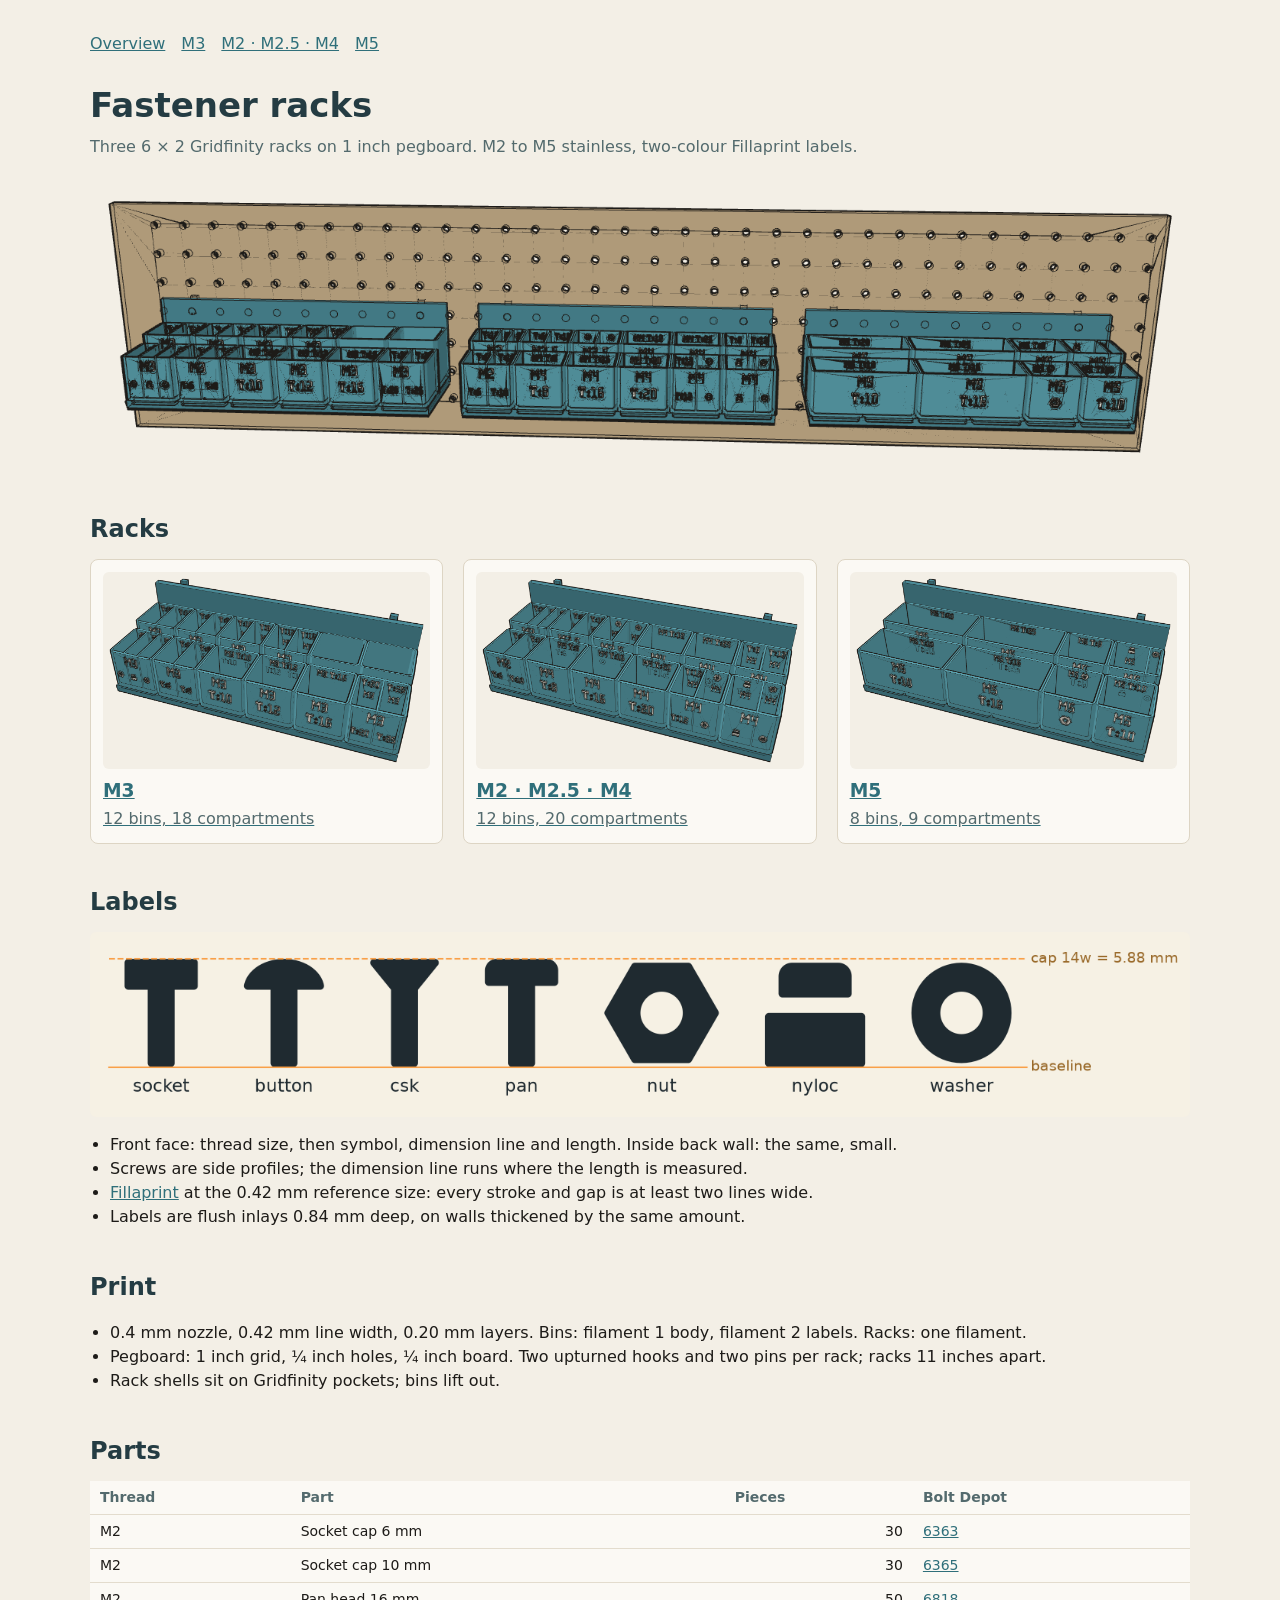
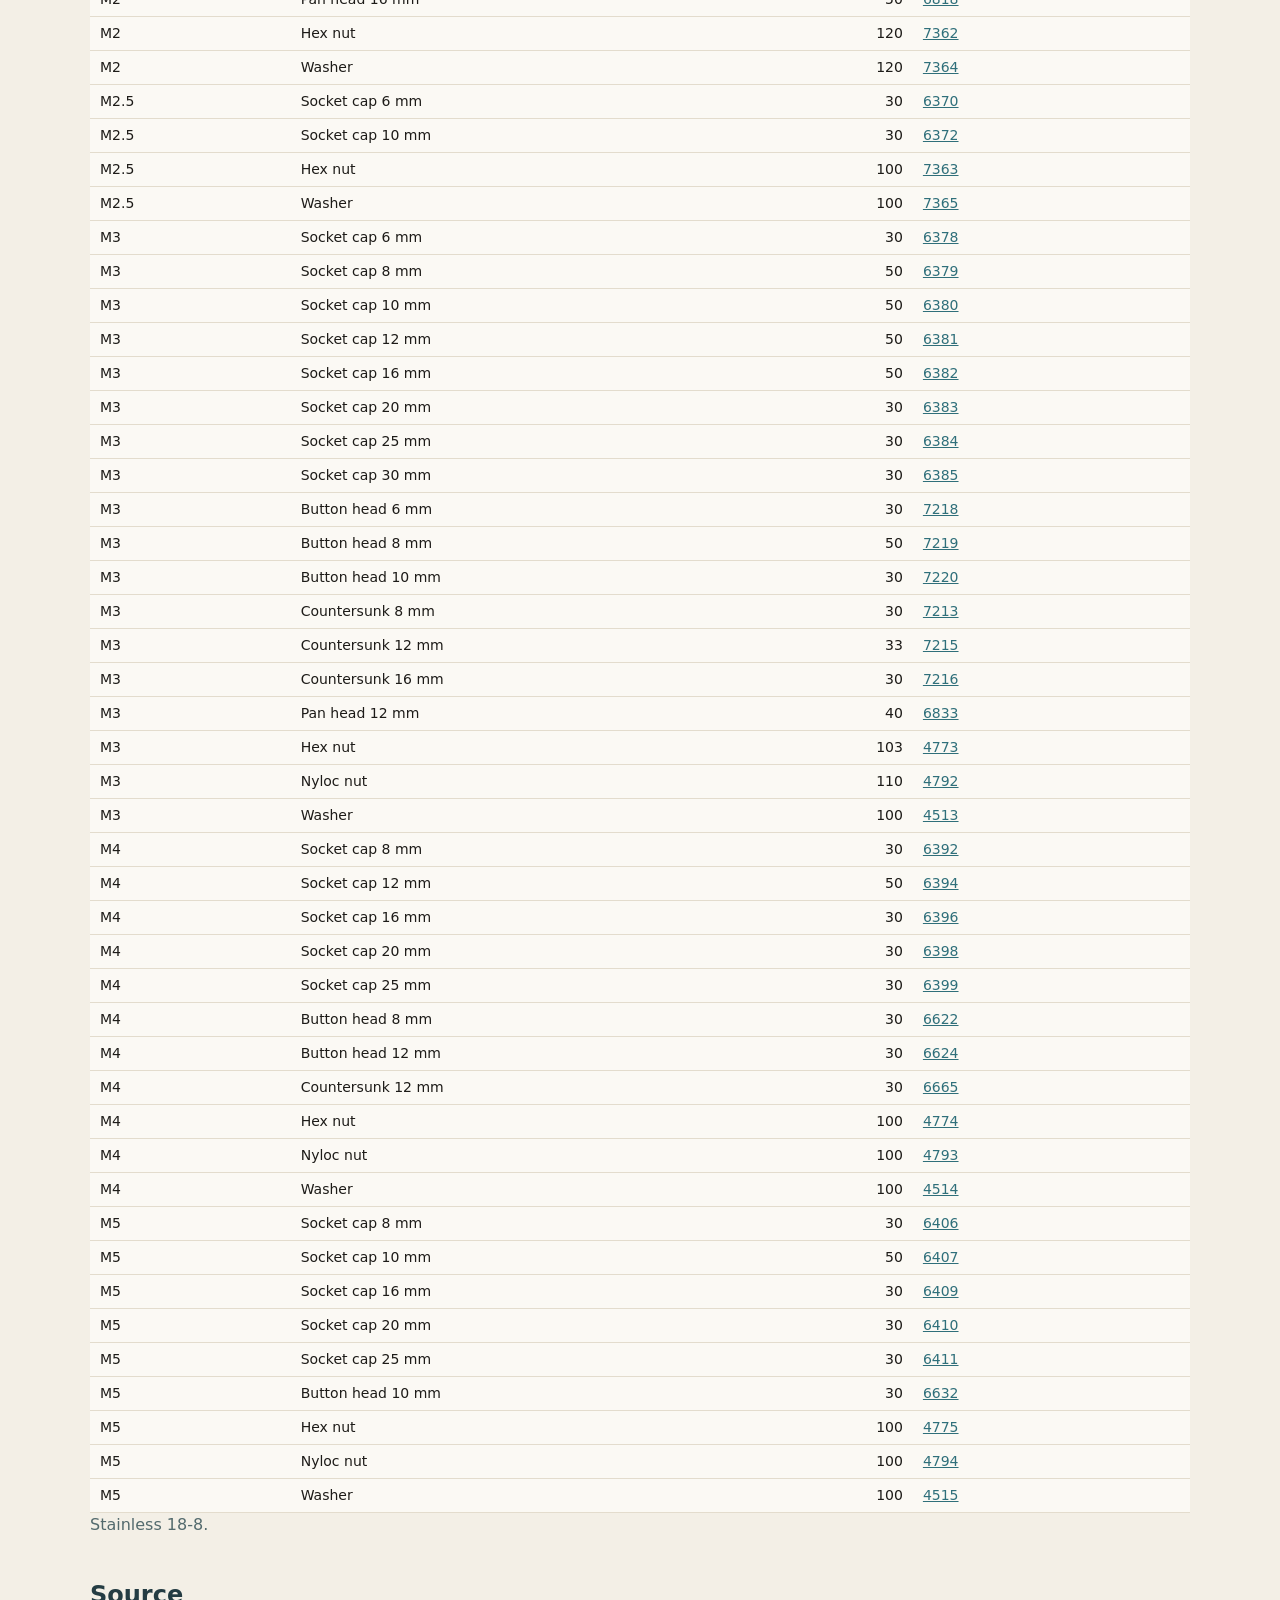
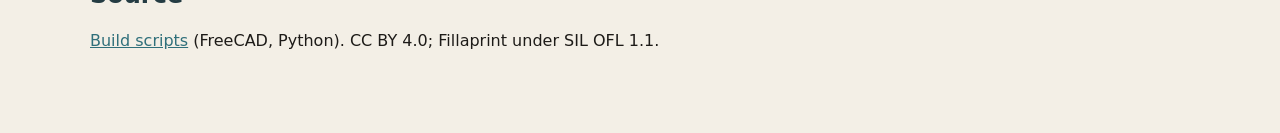
<file: docs/index.html>
<!doctype html><html lang=en><head><meta charset=utf-8><meta name=viewport content='width=device-width,initial-scale=1'><title>Fastener racks</title><link rel=stylesheet href=style.css></head><body><main><nav><a href=index.html>Overview</a><a href=m3.html>M3</a><a href=m2-m4.html>M2 · M2.5 · M4</a><a href=m5.html>M5</a></nav><h1>Fastener racks</h1>
<p class=sub>Three 6 × 2 Gridfinity racks on 1 inch pegboard. M2 to M5 stainless, two-colour Fillaprint labels.</p>
<img src=img/board.png alt="Three racks on pegboard">
<h2>Racks</h2><div class=cards><a class=card href=m3.html><img src=img/m3.png alt=''><h3>M3</h3><p>12 bins, 18 compartments</p></a><a class=card href=m2-m4.html><img src=img/m2-m4.png alt=''><h3>M2 · M2.5 · M4</h3><p>12 bins, 20 compartments</p></a><a class=card href=m5.html><img src=img/m5.png alt=''><h3>M5</h3><p>8 bins, 9 compartments</p></a></div>
<h2>Labels</h2>
<img src=img/symbols.png alt="Socket cap, button head, countersunk, pan head, hex nut, nyloc nut and washer symbols">
<ul>
<li>Front face: thread size, then symbol, dimension line and length. Inside back wall: the same, small.</li>
<li>Screws are side profiles; the dimension line runs where the length is measured.</li>
<li><a href=https://github.com/thereprocase/double-bead>Fillaprint</a> at the 0.42 mm reference size: every stroke and gap is at least two lines wide.</li>
<li>Labels are flush inlays 0.84 mm deep, on walls thickened by the same amount.</li>
</ul>
<h2>Print</h2>
<ul>
<li>0.4 mm nozzle, 0.42 mm line width, 0.20 mm layers. Bins: filament 1 body, filament 2 labels. Racks: one filament.</li>
<li>Pegboard: 1 inch grid, ¼ inch holes, ¼ inch board. Two upturned hooks and two pins per rack; racks 11 inches apart.</li>
<li>Rack shells sit on Gridfinity pockets; bins lift out.</li>
</ul>
<h2>Parts</h2>
<table><tr><th>Thread</th><th>Part</th><th class=n>Pieces</th><th>Bolt Depot</th></tr><tr><td>M2</td><td>Socket cap 6 mm</td><td class=n>30</td><td><a href='https://www.boltdepot.com/Product-Details?product=6363'>6363</a></td></tr><tr><td>M2</td><td>Socket cap 10 mm</td><td class=n>30</td><td><a href='https://www.boltdepot.com/Product-Details?product=6365'>6365</a></td></tr><tr><td>M2</td><td>Pan head 16 mm</td><td class=n>50</td><td><a href='https://www.boltdepot.com/Product-Details?product=6818'>6818</a></td></tr><tr><td>M2</td><td>Hex nut</td><td class=n>120</td><td><a href='https://www.boltdepot.com/Product-Details?product=7362'>7362</a></td></tr><tr><td>M2</td><td>Washer</td><td class=n>120</td><td><a href='https://www.boltdepot.com/Product-Details?product=7364'>7364</a></td></tr><tr><td>M2.5</td><td>Socket cap 6 mm</td><td class=n>30</td><td><a href='https://www.boltdepot.com/Product-Details?product=6370'>6370</a></td></tr><tr><td>M2.5</td><td>Socket cap 10 mm</td><td class=n>30</td><td><a href='https://www.boltdepot.com/Product-Details?product=6372'>6372</a></td></tr><tr><td>M2.5</td><td>Hex nut</td><td class=n>100</td><td><a href='https://www.boltdepot.com/Product-Details?product=7363'>7363</a></td></tr><tr><td>M2.5</td><td>Washer</td><td class=n>100</td><td><a href='https://www.boltdepot.com/Product-Details?product=7365'>7365</a></td></tr><tr><td>M3</td><td>Socket cap 6 mm</td><td class=n>30</td><td><a href='https://www.boltdepot.com/Product-Details?product=6378'>6378</a></td></tr><tr><td>M3</td><td>Socket cap 8 mm</td><td class=n>50</td><td><a href='https://www.boltdepot.com/Product-Details?product=6379'>6379</a></td></tr><tr><td>M3</td><td>Socket cap 10 mm</td><td class=n>50</td><td><a href='https://www.boltdepot.com/Product-Details?product=6380'>6380</a></td></tr><tr><td>M3</td><td>Socket cap 12 mm</td><td class=n>50</td><td><a href='https://www.boltdepot.com/Product-Details?product=6381'>6381</a></td></tr><tr><td>M3</td><td>Socket cap 16 mm</td><td class=n>50</td><td><a href='https://www.boltdepot.com/Product-Details?product=6382'>6382</a></td></tr><tr><td>M3</td><td>Socket cap 20 mm</td><td class=n>30</td><td><a href='https://www.boltdepot.com/Product-Details?product=6383'>6383</a></td></tr><tr><td>M3</td><td>Socket cap 25 mm</td><td class=n>30</td><td><a href='https://www.boltdepot.com/Product-Details?product=6384'>6384</a></td></tr><tr><td>M3</td><td>Socket cap 30 mm</td><td class=n>30</td><td><a href='https://www.boltdepot.com/Product-Details?product=6385'>6385</a></td></tr><tr><td>M3</td><td>Button head 6 mm</td><td class=n>30</td><td><a href='https://www.boltdepot.com/Product-Details?product=7218'>7218</a></td></tr><tr><td>M3</td><td>Button head 8 mm</td><td class=n>50</td><td><a href='https://www.boltdepot.com/Product-Details?product=7219'>7219</a></td></tr><tr><td>M3</td><td>Button head 10 mm</td><td class=n>30</td><td><a href='https://www.boltdepot.com/Product-Details?product=7220'>7220</a></td></tr><tr><td>M3</td><td>Countersunk 8 mm</td><td class=n>30</td><td><a href='https://www.boltdepot.com/Product-Details?product=7213'>7213</a></td></tr><tr><td>M3</td><td>Countersunk 12 mm</td><td class=n>33</td><td><a href='https://www.boltdepot.com/Product-Details?product=7215'>7215</a></td></tr><tr><td>M3</td><td>Countersunk 16 mm</td><td class=n>30</td><td><a href='https://www.boltdepot.com/Product-Details?product=7216'>7216</a></td></tr><tr><td>M3</td><td>Pan head 12 mm</td><td class=n>40</td><td><a href='https://www.boltdepot.com/Product-Details?product=6833'>6833</a></td></tr><tr><td>M3</td><td>Hex nut</td><td class=n>103</td><td><a href='https://www.boltdepot.com/Product-Details?product=4773'>4773</a></td></tr><tr><td>M3</td><td>Nyloc nut</td><td class=n>110</td><td><a href='https://www.boltdepot.com/Product-Details?product=4792'>4792</a></td></tr><tr><td>M3</td><td>Washer</td><td class=n>100</td><td><a href='https://www.boltdepot.com/Product-Details?product=4513'>4513</a></td></tr><tr><td>M4</td><td>Socket cap 8 mm</td><td class=n>30</td><td><a href='https://www.boltdepot.com/Product-Details?product=6392'>6392</a></td></tr><tr><td>M4</td><td>Socket cap 12 mm</td><td class=n>50</td><td><a href='https://www.boltdepot.com/Product-Details?product=6394'>6394</a></td></tr><tr><td>M4</td><td>Socket cap 16 mm</td><td class=n>30</td><td><a href='https://www.boltdepot.com/Product-Details?product=6396'>6396</a></td></tr><tr><td>M4</td><td>Socket cap 20 mm</td><td class=n>30</td><td><a href='https://www.boltdepot.com/Product-Details?product=6398'>6398</a></td></tr><tr><td>M4</td><td>Socket cap 25 mm</td><td class=n>30</td><td><a href='https://www.boltdepot.com/Product-Details?product=6399'>6399</a></td></tr><tr><td>M4</td><td>Button head 8 mm</td><td class=n>30</td><td><a href='https://www.boltdepot.com/Product-Details?product=6622'>6622</a></td></tr><tr><td>M4</td><td>Button head 12 mm</td><td class=n>30</td><td><a href='https://www.boltdepot.com/Product-Details?product=6624'>6624</a></td></tr><tr><td>M4</td><td>Countersunk 12 mm</td><td class=n>30</td><td><a href='https://www.boltdepot.com/Product-Details?product=6665'>6665</a></td></tr><tr><td>M4</td><td>Hex nut</td><td class=n>100</td><td><a href='https://www.boltdepot.com/Product-Details?product=4774'>4774</a></td></tr><tr><td>M4</td><td>Nyloc nut</td><td class=n>100</td><td><a href='https://www.boltdepot.com/Product-Details?product=4793'>4793</a></td></tr><tr><td>M4</td><td>Washer</td><td class=n>100</td><td><a href='https://www.boltdepot.com/Product-Details?product=4514'>4514</a></td></tr><tr><td>M5</td><td>Socket cap 8 mm</td><td class=n>30</td><td><a href='https://www.boltdepot.com/Product-Details?product=6406'>6406</a></td></tr><tr><td>M5</td><td>Socket cap 10 mm</td><td class=n>50</td><td><a href='https://www.boltdepot.com/Product-Details?product=6407'>6407</a></td></tr><tr><td>M5</td><td>Socket cap 16 mm</td><td class=n>30</td><td><a href='https://www.boltdepot.com/Product-Details?product=6409'>6409</a></td></tr><tr><td>M5</td><td>Socket cap 20 mm</td><td class=n>30</td><td><a href='https://www.boltdepot.com/Product-Details?product=6410'>6410</a></td></tr><tr><td>M5</td><td>Socket cap 25 mm</td><td class=n>30</td><td><a href='https://www.boltdepot.com/Product-Details?product=6411'>6411</a></td></tr><tr><td>M5</td><td>Button head 10 mm</td><td class=n>30</td><td><a href='https://www.boltdepot.com/Product-Details?product=6632'>6632</a></td></tr><tr><td>M5</td><td>Hex nut</td><td class=n>100</td><td><a href='https://www.boltdepot.com/Product-Details?product=4775'>4775</a></td></tr><tr><td>M5</td><td>Nyloc nut</td><td class=n>100</td><td><a href='https://www.boltdepot.com/Product-Details?product=4794'>4794</a></td></tr><tr><td>M5</td><td>Washer</td><td class=n>100</td><td><a href='https://www.boltdepot.com/Product-Details?product=4515'>4515</a></td></tr></table>
<p class=sub>Stainless 18-8.</p>
<h2>Source</h2>
<p><a href=https://github.com/thereprocase/gridfinity-fastener-racks>Build scripts</a> (FreeCAD, Python). CC BY 4.0; Fillaprint under SIL OFL 1.1.</p></main></body></html>
</file>
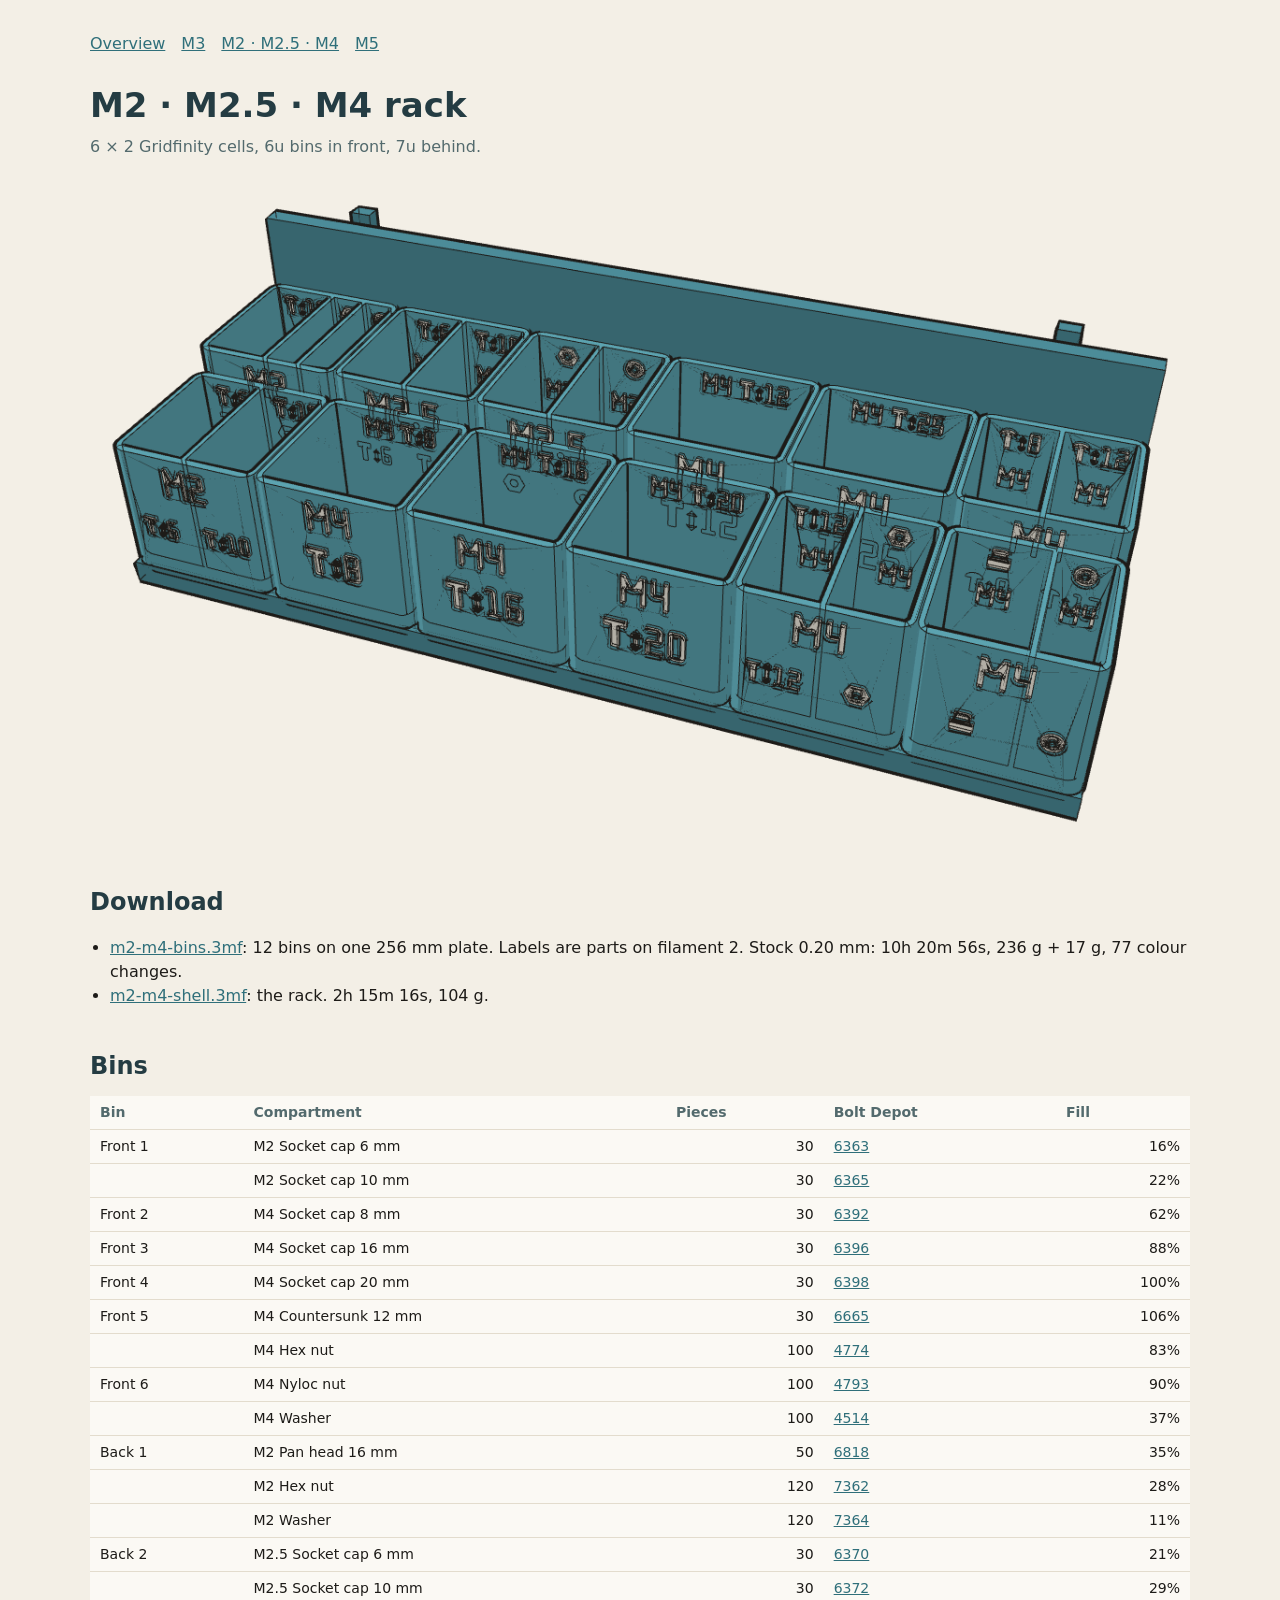
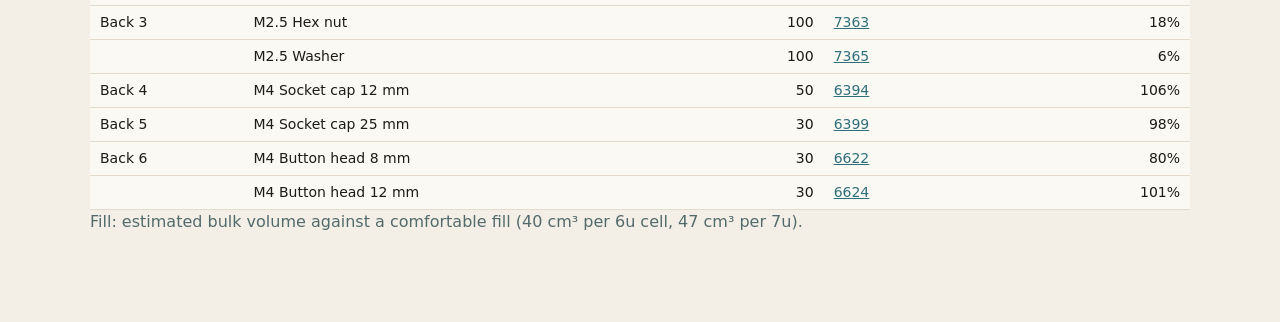
<file: docs/m2-m4.html>
<!doctype html><html lang=en><head><meta charset=utf-8><meta name=viewport content='width=device-width,initial-scale=1'><title>M2 · M2.5 · M4 rack</title><link rel=stylesheet href=style.css></head><body><main><nav><a href=index.html>Overview</a><a href=m3.html>M3</a><a href=m2-m4.html>M2 · M2.5 · M4</a><a href=m5.html>M5</a></nav><h1>M2 · M2.5 · M4 rack</h1>
<p class=sub>6 × 2 Gridfinity cells, 6u bins in front, 7u behind.</p>
<img src=img/m2-m4.png alt="M2 · M2.5 · M4 rack render">
<h2>Download</h2>
<ul>
<li><a href=downloads/m2-m4-bins.3mf>m2-m4-bins.3mf</a>: 12 bins on one 256 mm plate. Labels are parts on filament 2.
 Stock 0.20 mm: 10h 20m 56s, 236 g + 17 g, 77 colour changes.</li>
<li><a href=downloads/m2-m4-shell.3mf>m2-m4-shell.3mf</a>: the rack. 2h 15m 16s, 104 g.</li>
</ul>
<h2>Bins</h2>
<table><tr><th>Bin</th><th>Compartment</th><th class=n>Pieces</th><th>Bolt Depot</th><th class=n>Fill</th></tr>
<tr><td>Front 1</td><td>M2 Socket cap 6 mm</td><td class=n>30</td><td><a href='https://www.boltdepot.com/Product-Details?product=6363'>6363</a></td><td class=n>16%</td></tr><tr><td></td><td>M2 Socket cap 10 mm</td><td class=n>30</td><td><a href='https://www.boltdepot.com/Product-Details?product=6365'>6365</a></td><td class=n>22%</td></tr><tr><td>Front 2</td><td>M4 Socket cap 8 mm</td><td class=n>30</td><td><a href='https://www.boltdepot.com/Product-Details?product=6392'>6392</a></td><td class=n>62%</td></tr><tr><td>Front 3</td><td>M4 Socket cap 16 mm</td><td class=n>30</td><td><a href='https://www.boltdepot.com/Product-Details?product=6396'>6396</a></td><td class=n>88%</td></tr><tr><td>Front 4</td><td>M4 Socket cap 20 mm</td><td class=n>30</td><td><a href='https://www.boltdepot.com/Product-Details?product=6398'>6398</a></td><td class=n>100%</td></tr><tr><td>Front 5</td><td>M4 Countersunk 12 mm</td><td class=n>30</td><td><a href='https://www.boltdepot.com/Product-Details?product=6665'>6665</a></td><td class=n>106%</td></tr><tr><td></td><td>M4 Hex nut</td><td class=n>100</td><td><a href='https://www.boltdepot.com/Product-Details?product=4774'>4774</a></td><td class=n>83%</td></tr><tr><td>Front 6</td><td>M4 Nyloc nut</td><td class=n>100</td><td><a href='https://www.boltdepot.com/Product-Details?product=4793'>4793</a></td><td class=n>90%</td></tr><tr><td></td><td>M4 Washer</td><td class=n>100</td><td><a href='https://www.boltdepot.com/Product-Details?product=4514'>4514</a></td><td class=n>37%</td></tr><tr><td>Back 1</td><td>M2 Pan head 16 mm</td><td class=n>50</td><td><a href='https://www.boltdepot.com/Product-Details?product=6818'>6818</a></td><td class=n>35%</td></tr><tr><td></td><td>M2 Hex nut</td><td class=n>120</td><td><a href='https://www.boltdepot.com/Product-Details?product=7362'>7362</a></td><td class=n>28%</td></tr><tr><td></td><td>M2 Washer</td><td class=n>120</td><td><a href='https://www.boltdepot.com/Product-Details?product=7364'>7364</a></td><td class=n>11%</td></tr><tr><td>Back 2</td><td>M2.5 Socket cap 6 mm</td><td class=n>30</td><td><a href='https://www.boltdepot.com/Product-Details?product=6370'>6370</a></td><td class=n>21%</td></tr><tr><td></td><td>M2.5 Socket cap 10 mm</td><td class=n>30</td><td><a href='https://www.boltdepot.com/Product-Details?product=6372'>6372</a></td><td class=n>29%</td></tr><tr><td>Back 3</td><td>M2.5 Hex nut</td><td class=n>100</td><td><a href='https://www.boltdepot.com/Product-Details?product=7363'>7363</a></td><td class=n>18%</td></tr><tr><td></td><td>M2.5 Washer</td><td class=n>100</td><td><a href='https://www.boltdepot.com/Product-Details?product=7365'>7365</a></td><td class=n>6%</td></tr><tr><td>Back 4</td><td>M4 Socket cap 12 mm</td><td class=n>50</td><td><a href='https://www.boltdepot.com/Product-Details?product=6394'>6394</a></td><td class=n>106%</td></tr><tr><td>Back 5</td><td>M4 Socket cap 25 mm</td><td class=n>30</td><td><a href='https://www.boltdepot.com/Product-Details?product=6399'>6399</a></td><td class=n>98%</td></tr><tr><td>Back 6</td><td>M4 Button head 8 mm</td><td class=n>30</td><td><a href='https://www.boltdepot.com/Product-Details?product=6622'>6622</a></td><td class=n>80%</td></tr><tr><td></td><td>M4 Button head 12 mm</td><td class=n>30</td><td><a href='https://www.boltdepot.com/Product-Details?product=6624'>6624</a></td><td class=n>101%</td></tr></table>
<p class=sub>Fill: estimated bulk volume against a comfortable fill (40 cm³ per 6u cell, 47 cm³ per 7u).</p></main></body></html>
</file>
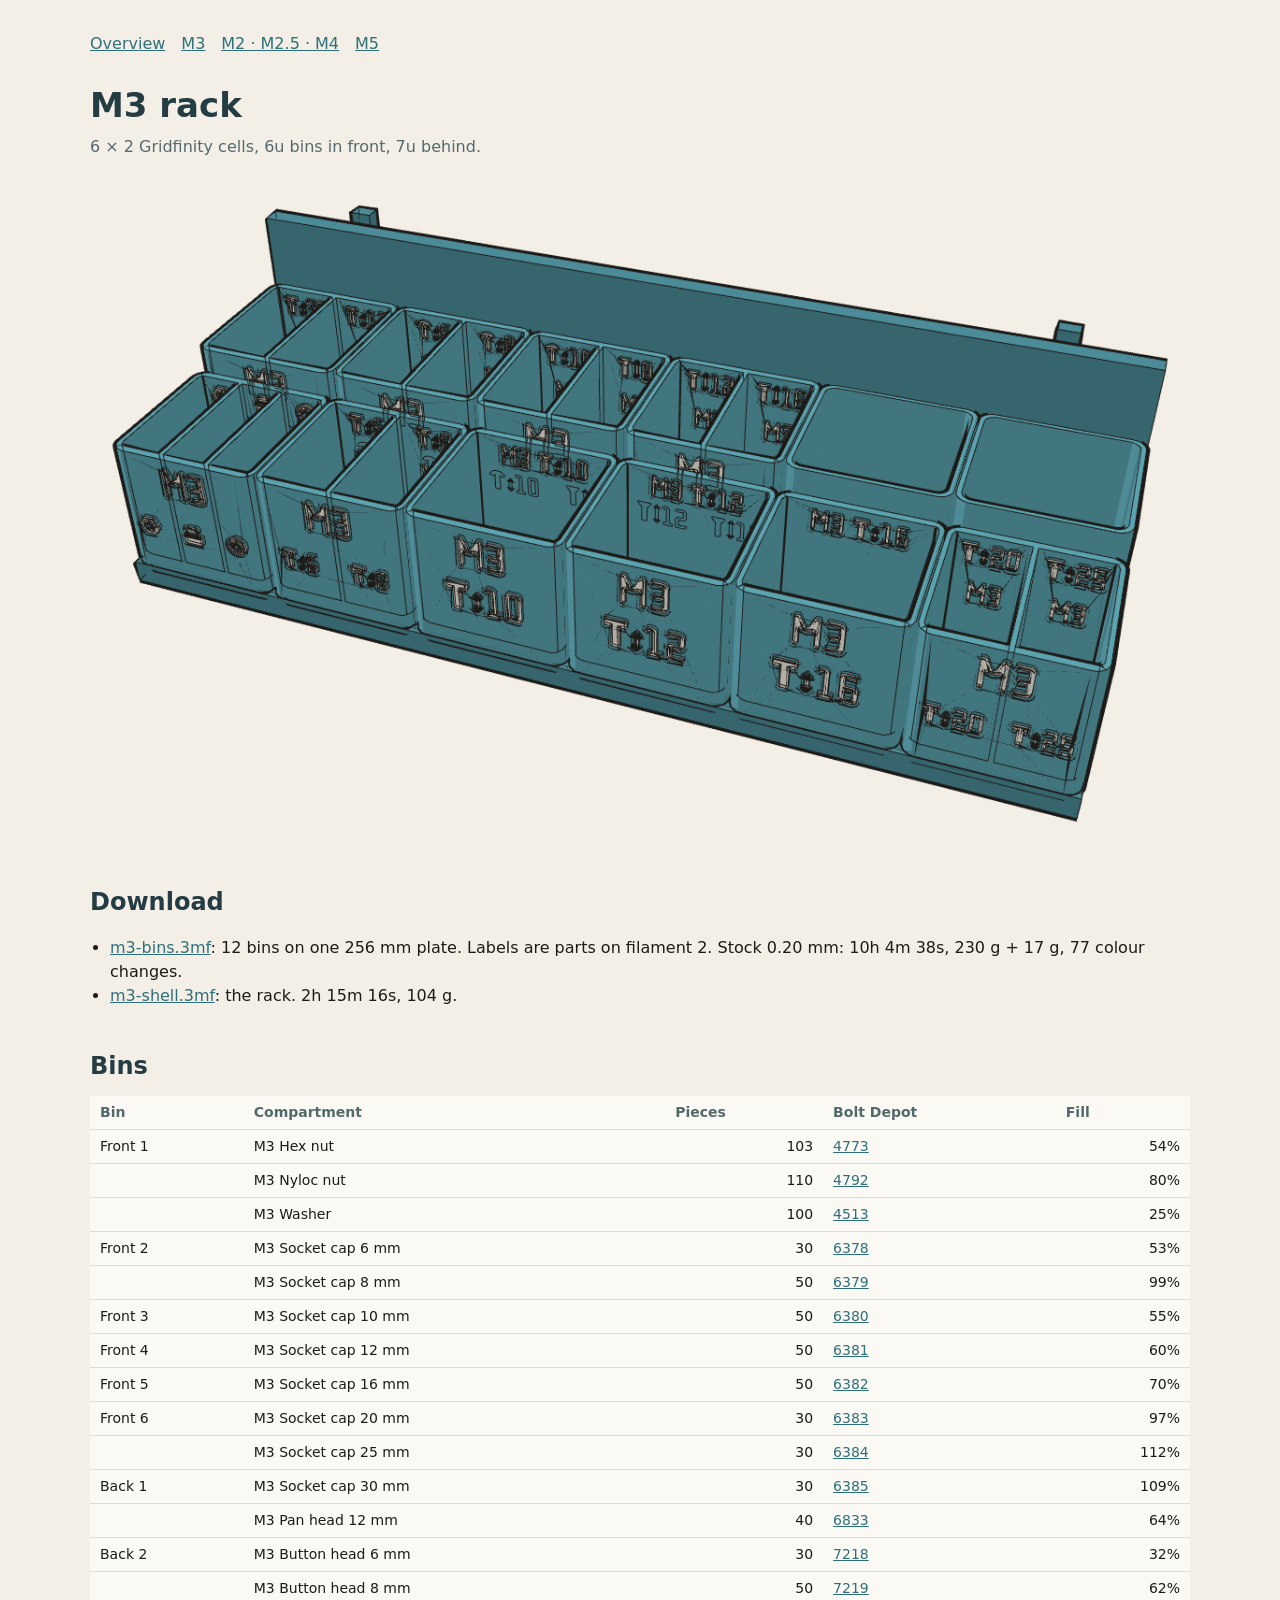
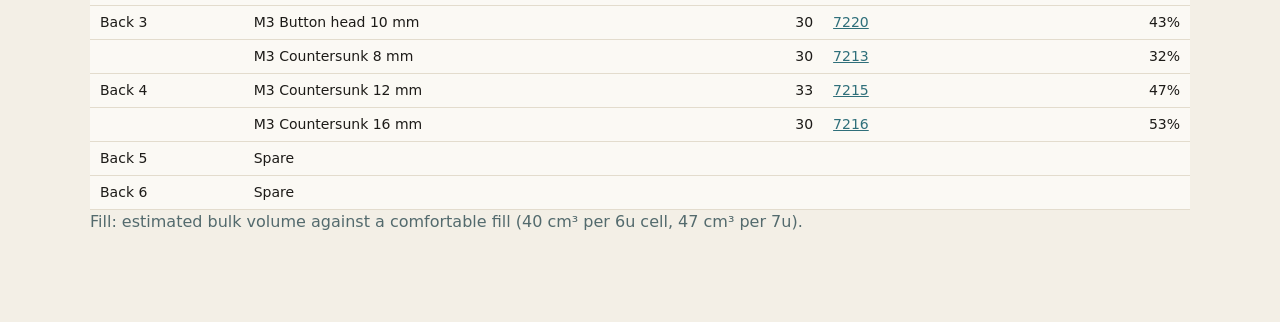
<file: docs/m3.html>
<!doctype html><html lang=en><head><meta charset=utf-8><meta name=viewport content='width=device-width,initial-scale=1'><title>M3 rack</title><link rel=stylesheet href=style.css></head><body><main><nav><a href=index.html>Overview</a><a href=m3.html>M3</a><a href=m2-m4.html>M2 · M2.5 · M4</a><a href=m5.html>M5</a></nav><h1>M3 rack</h1>
<p class=sub>6 × 2 Gridfinity cells, 6u bins in front, 7u behind.</p>
<img src=img/m3.png alt="M3 rack render">
<h2>Download</h2>
<ul>
<li><a href=downloads/m3-bins.3mf>m3-bins.3mf</a>: 12 bins on one 256 mm plate. Labels are parts on filament 2.
 Stock 0.20 mm: 10h 4m 38s, 230 g + 17 g, 77 colour changes.</li>
<li><a href=downloads/m3-shell.3mf>m3-shell.3mf</a>: the rack. 2h 15m 16s, 104 g.</li>
</ul>
<h2>Bins</h2>
<table><tr><th>Bin</th><th>Compartment</th><th class=n>Pieces</th><th>Bolt Depot</th><th class=n>Fill</th></tr>
<tr><td>Front 1</td><td>M3 Hex nut</td><td class=n>103</td><td><a href='https://www.boltdepot.com/Product-Details?product=4773'>4773</a></td><td class=n>54%</td></tr><tr><td></td><td>M3 Nyloc nut</td><td class=n>110</td><td><a href='https://www.boltdepot.com/Product-Details?product=4792'>4792</a></td><td class=n>80%</td></tr><tr><td></td><td>M3 Washer</td><td class=n>100</td><td><a href='https://www.boltdepot.com/Product-Details?product=4513'>4513</a></td><td class=n>25%</td></tr><tr><td>Front 2</td><td>M3 Socket cap 6 mm</td><td class=n>30</td><td><a href='https://www.boltdepot.com/Product-Details?product=6378'>6378</a></td><td class=n>53%</td></tr><tr><td></td><td>M3 Socket cap 8 mm</td><td class=n>50</td><td><a href='https://www.boltdepot.com/Product-Details?product=6379'>6379</a></td><td class=n>99%</td></tr><tr><td>Front 3</td><td>M3 Socket cap 10 mm</td><td class=n>50</td><td><a href='https://www.boltdepot.com/Product-Details?product=6380'>6380</a></td><td class=n>55%</td></tr><tr><td>Front 4</td><td>M3 Socket cap 12 mm</td><td class=n>50</td><td><a href='https://www.boltdepot.com/Product-Details?product=6381'>6381</a></td><td class=n>60%</td></tr><tr><td>Front 5</td><td>M3 Socket cap 16 mm</td><td class=n>50</td><td><a href='https://www.boltdepot.com/Product-Details?product=6382'>6382</a></td><td class=n>70%</td></tr><tr><td>Front 6</td><td>M3 Socket cap 20 mm</td><td class=n>30</td><td><a href='https://www.boltdepot.com/Product-Details?product=6383'>6383</a></td><td class=n>97%</td></tr><tr><td></td><td>M3 Socket cap 25 mm</td><td class=n>30</td><td><a href='https://www.boltdepot.com/Product-Details?product=6384'>6384</a></td><td class=n>112%</td></tr><tr><td>Back 1</td><td>M3 Socket cap 30 mm</td><td class=n>30</td><td><a href='https://www.boltdepot.com/Product-Details?product=6385'>6385</a></td><td class=n>109%</td></tr><tr><td></td><td>M3 Pan head 12 mm</td><td class=n>40</td><td><a href='https://www.boltdepot.com/Product-Details?product=6833'>6833</a></td><td class=n>64%</td></tr><tr><td>Back 2</td><td>M3 Button head 6 mm</td><td class=n>30</td><td><a href='https://www.boltdepot.com/Product-Details?product=7218'>7218</a></td><td class=n>32%</td></tr><tr><td></td><td>M3 Button head 8 mm</td><td class=n>50</td><td><a href='https://www.boltdepot.com/Product-Details?product=7219'>7219</a></td><td class=n>62%</td></tr><tr><td>Back 3</td><td>M3 Button head 10 mm</td><td class=n>30</td><td><a href='https://www.boltdepot.com/Product-Details?product=7220'>7220</a></td><td class=n>43%</td></tr><tr><td></td><td>M3 Countersunk 8 mm</td><td class=n>30</td><td><a href='https://www.boltdepot.com/Product-Details?product=7213'>7213</a></td><td class=n>32%</td></tr><tr><td>Back 4</td><td>M3 Countersunk 12 mm</td><td class=n>33</td><td><a href='https://www.boltdepot.com/Product-Details?product=7215'>7215</a></td><td class=n>47%</td></tr><tr><td></td><td>M3 Countersunk 16 mm</td><td class=n>30</td><td><a href='https://www.boltdepot.com/Product-Details?product=7216'>7216</a></td><td class=n>53%</td></tr><tr><td>Back 5</td><td colspan=4>Spare</td></tr><tr><td>Back 6</td><td colspan=4>Spare</td></tr></table>
<p class=sub>Fill: estimated bulk volume against a comfortable fill (40 cm³ per 6u cell, 47 cm³ per 7u).</p></main></body></html>
</file>
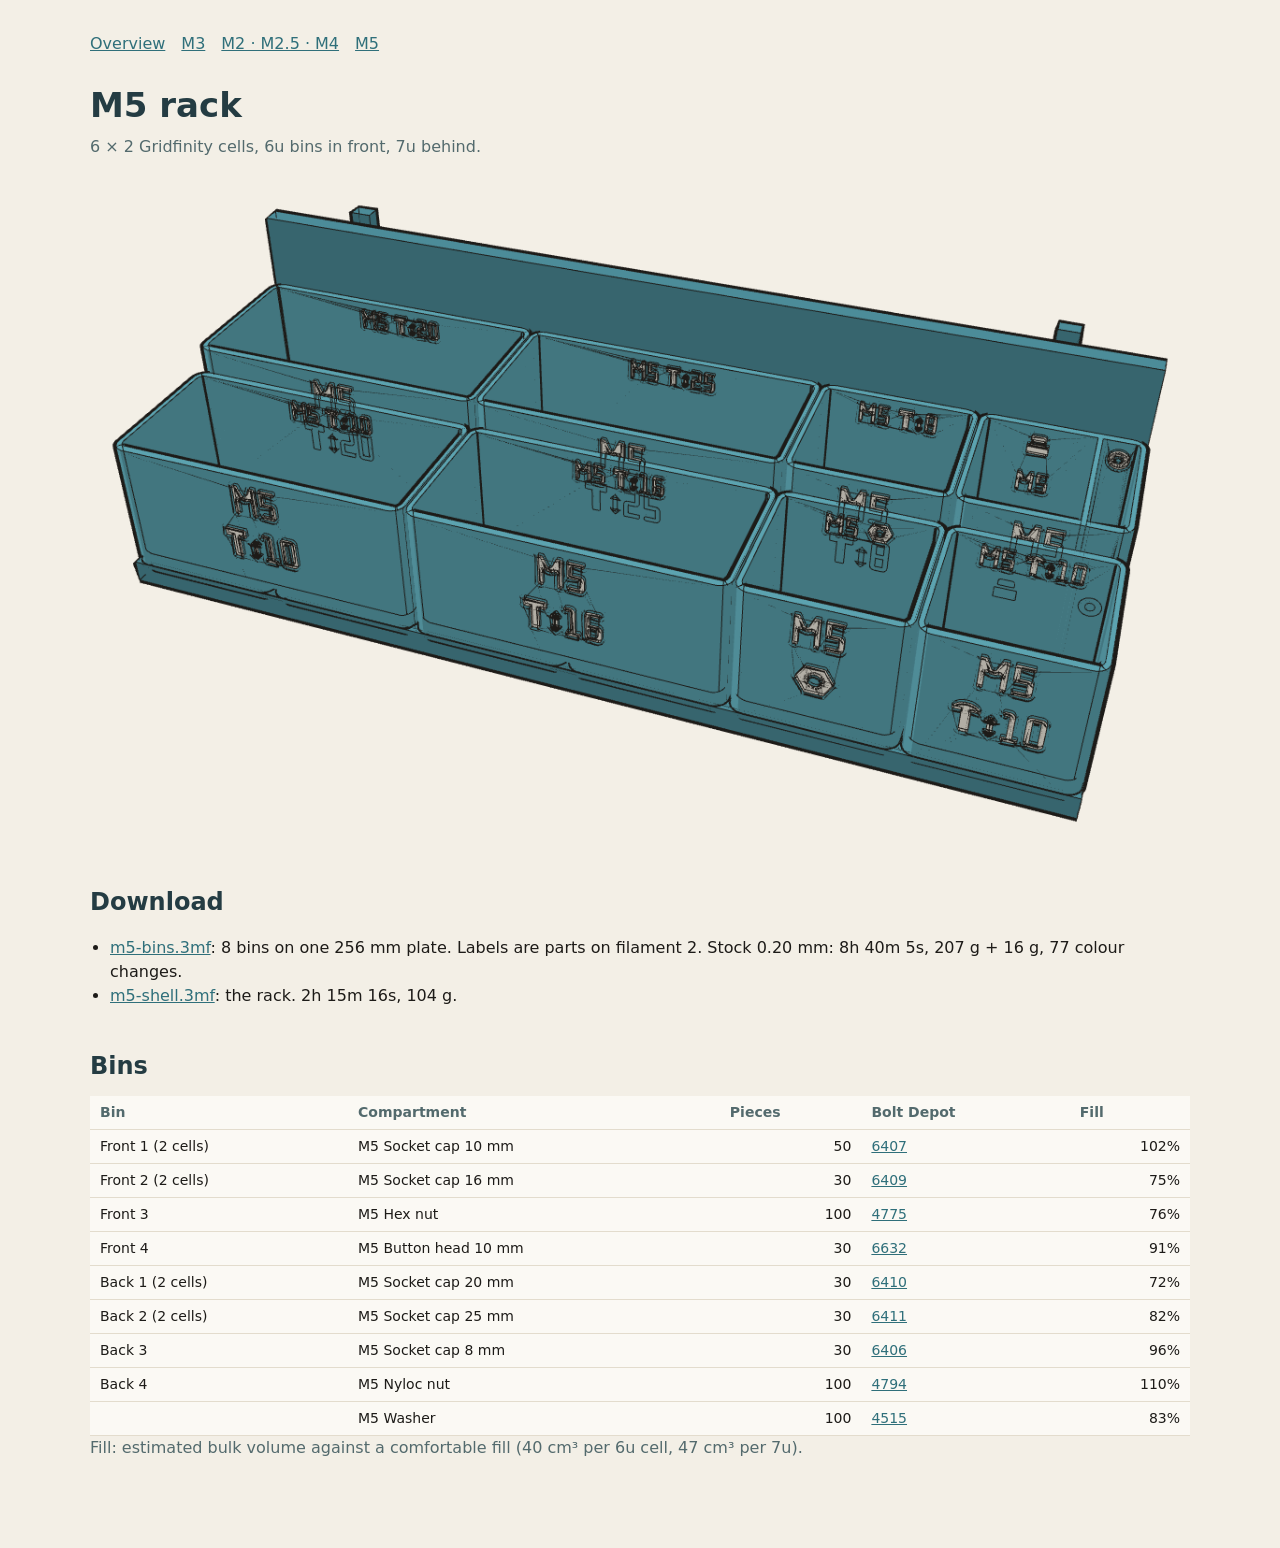
<file: docs/m5.html>
<!doctype html><html lang=en><head><meta charset=utf-8><meta name=viewport content='width=device-width,initial-scale=1'><title>M5 rack</title><link rel=stylesheet href=style.css></head><body><main><nav><a href=index.html>Overview</a><a href=m3.html>M3</a><a href=m2-m4.html>M2 · M2.5 · M4</a><a href=m5.html>M5</a></nav><h1>M5 rack</h1>
<p class=sub>6 × 2 Gridfinity cells, 6u bins in front, 7u behind.</p>
<img src=img/m5.png alt="M5 rack render">
<h2>Download</h2>
<ul>
<li><a href=downloads/m5-bins.3mf>m5-bins.3mf</a>: 8 bins on one 256 mm plate. Labels are parts on filament 2.
 Stock 0.20 mm: 8h 40m 5s, 207 g + 16 g, 77 colour changes.</li>
<li><a href=downloads/m5-shell.3mf>m5-shell.3mf</a>: the rack. 2h 15m 16s, 104 g.</li>
</ul>
<h2>Bins</h2>
<table><tr><th>Bin</th><th>Compartment</th><th class=n>Pieces</th><th>Bolt Depot</th><th class=n>Fill</th></tr>
<tr><td>Front 1 (2 cells)</td><td>M5 Socket cap 10 mm</td><td class=n>50</td><td><a href='https://www.boltdepot.com/Product-Details?product=6407'>6407</a></td><td class=n>102%</td></tr><tr><td>Front 2 (2 cells)</td><td>M5 Socket cap 16 mm</td><td class=n>30</td><td><a href='https://www.boltdepot.com/Product-Details?product=6409'>6409</a></td><td class=n>75%</td></tr><tr><td>Front 3</td><td>M5 Hex nut</td><td class=n>100</td><td><a href='https://www.boltdepot.com/Product-Details?product=4775'>4775</a></td><td class=n>76%</td></tr><tr><td>Front 4</td><td>M5 Button head 10 mm</td><td class=n>30</td><td><a href='https://www.boltdepot.com/Product-Details?product=6632'>6632</a></td><td class=n>91%</td></tr><tr><td>Back 1 (2 cells)</td><td>M5 Socket cap 20 mm</td><td class=n>30</td><td><a href='https://www.boltdepot.com/Product-Details?product=6410'>6410</a></td><td class=n>72%</td></tr><tr><td>Back 2 (2 cells)</td><td>M5 Socket cap 25 mm</td><td class=n>30</td><td><a href='https://www.boltdepot.com/Product-Details?product=6411'>6411</a></td><td class=n>82%</td></tr><tr><td>Back 3</td><td>M5 Socket cap 8 mm</td><td class=n>30</td><td><a href='https://www.boltdepot.com/Product-Details?product=6406'>6406</a></td><td class=n>96%</td></tr><tr><td>Back 4</td><td>M5 Nyloc nut</td><td class=n>100</td><td><a href='https://www.boltdepot.com/Product-Details?product=4794'>4794</a></td><td class=n>110%</td></tr><tr><td></td><td>M5 Washer</td><td class=n>100</td><td><a href='https://www.boltdepot.com/Product-Details?product=4515'>4515</a></td><td class=n>83%</td></tr></table>
<p class=sub>Fill: estimated bulk volume against a comfortable fill (40 cm³ per 6u cell, 47 cm³ per 7u).</p></main></body></html>
</file>
